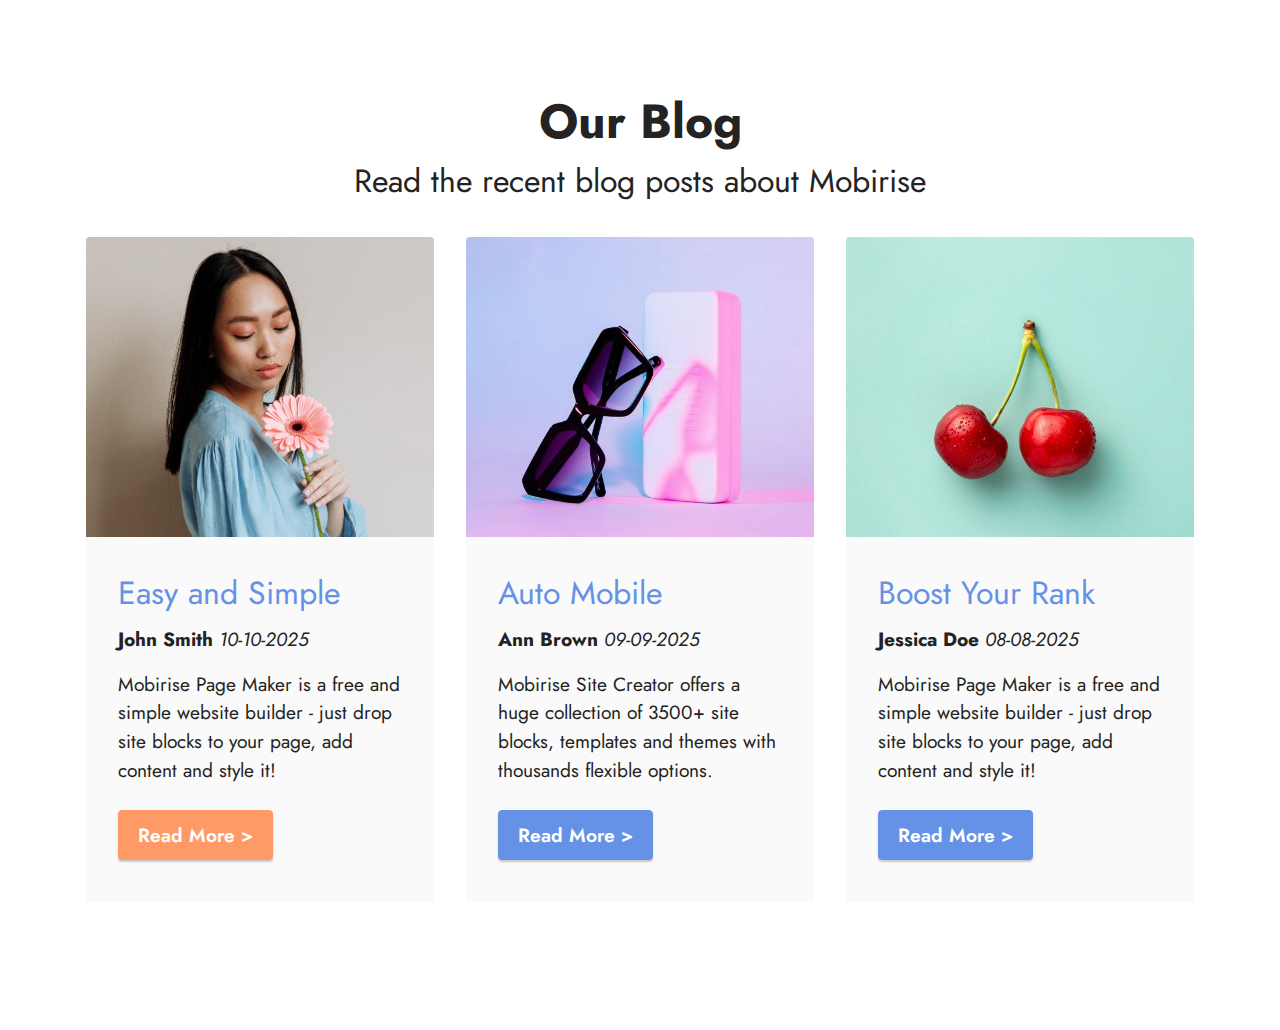
<file: page1.html>
<!DOCTYPE html>
<html  >
<head>
  <meta charset="UTF-8">
  <meta http-equiv="X-UA-Compatible" content="IE=edge">
  <meta name="generator" content="Mobirise v5.4.1, mobirise.com">
  <meta name="viewport" content="width=device-width, initial-scale=1, minimum-scale=1">
  <link rel="shortcut icon" href="assets/images/logo.png" type="image/x-icon">
  <meta name="description" content="">
  
  
  <title>Shop Now</title>
  <link rel="stylesheet" href="assets/bootstrap/css/bootstrap.min.css">
  <link rel="stylesheet" href="assets/bootstrap/css/bootstrap-grid.min.css">
  <link rel="stylesheet" href="assets/bootstrap/css/bootstrap-reboot.min.css">
  <link rel="stylesheet" href="assets/theme/css/style.css">
  <link rel="preload" href="https://fonts.googleapis.com/css?family=Jost:100,200,300,400,500,600,700,800,900,100i,200i,300i,400i,500i,600i,700i,800i,900i&display=swap" as="style" onload="this.onload=null;this.rel='stylesheet'">
  <noscript><link rel="stylesheet" href="https://fonts.googleapis.com/css?family=Jost:100,200,300,400,500,600,700,800,900,100i,200i,300i,400i,500i,600i,700i,800i,900i&display=swap"></noscript>
  <link rel="preload" as="style" href="assets/mobirise/css/mbr-additional.css"><link rel="stylesheet" href="assets/mobirise/css/mbr-additional.css" type="text/css">
  </head>
<body>
  
  <section data-bs-version="5.1" class="content2 cid-sHK4xjMiJP" id="content2-5">
    
    
    <div class="container">
        <div class="mbr-section-head">
            <h4 class="mbr-section-title mbr-fonts-style align-center mb-0 display-2"><strong>Our Blog</strong></h4>
            <h5 class="mbr-section-subtitle mbr-fonts-style align-center mb-0 mt-2 display-5">Read the recent blog posts about
                Mobirise</h5>
        </div>
        <div class="row mt-4">
            <div class="item features-image сol-12 col-md-6 col-lg-4">
                <div class="item-wrapper">
                    <div class="item-img">
                        <img src="assets/images/pexels-thirdman-8053906.jpeg" alt="" title="">
                    </div>
                    <div class="item-content">
                        <h5 class="item-title mbr-fonts-style display-5"><a href="#top" class="text-primary">Easy and Simple</a></h5>
                        <h6 class="item-subtitle mbr-fonts-style mt-1 display-7">
                            <strong>John Smith</strong><em> 10-10-2025</em></h6>
                        <p class="mbr-text mbr-fonts-style mt-3 display-7">Mobirise Page Maker is a free and simple
                            website builder - just drop site blocks to your page, add content and style it!</p>
                    </div>
                    <div class="mbr-section-btn item-footer mt-2"><a href="" class="btn item-btn btn-danger display-7" target="_blank">Read More
                            &gt;</a></div>
                </div>
            </div>
            <div class="item features-image сol-12 col-md-6 col-lg-4">
                <div class="item-wrapper">
                    <div class="item-img">
                        <img src="assets/images/product4.jpg" alt="" title="">
                    </div>
                    <div class="item-content">
                        <h5 class="item-title mbr-fonts-style display-5"><a href="#top" class="text-primary">Auto Mobile</a></h5>
                        <h6 class="item-subtitle mbr-fonts-style mt-1 display-7"><strong>Ann
                                Brown</strong><em>&nbsp;09-09-2025</em></h6>
                        <p class="mbr-text mbr-fonts-style mt-3 display-7">Mobirise Site Creator offers a huge
                            collection of 3500+ site blocks, templates and themes with thousands flexible options.<br>
                        </p>
                    </div>
                    <div class="mbr-section-btn item-footer mt-2"><a href="" class="btn btn-primary item-btn display-7" target="_blank">Read More
                            &gt;</a></div>
                </div>
            </div>
            <div class="item features-image сol-12 col-md-6 col-lg-4">
                <div class="item-wrapper">
                    <div class="item-img">
                        <img src="assets/images/product3.jpg" alt="" title="">
                    </div>
                    <div class="item-content">
                        <h5 class="item-title mbr-fonts-style display-5"><a href="#top" class="text-primary">Boost Your Rank</a></h5>
                        <h6 class="item-subtitle mbr-fonts-style mt-1 display-7"><strong>Jessica Doe
                            </strong><em>08-08-2025</em></h6>
                        <p class="mbr-text mbr-fonts-style mt-3 display-7">Mobirise Page Maker is a free and simple
                            website builder - just drop site blocks to your page, add content and style it!</p>
                    </div>
                    <div class="mbr-section-btn item-footer mt-2"><a href="" class="btn btn-primary item-btn display-7" target="_blank">Read More
                            &gt;</a></div>
                </div>
            </div>

        </div>
    </div>
  
</body>
</html>
</file>
<file: assets/theme/css/style.css>
@charset "UTF-8";
section {
  background-color: #ffffff;
}

body {
  font-style: normal;
  line-height: 1.5;
  font-weight: 400;
  color: #232323;
  position: relative;
}

button {
  background-color: transparent;
  border-color: transparent;
}

section,
.container,
.container-fluid {
  position: relative;
  word-wrap: break-word;
}

a.mbr-iconfont:hover {
  text-decoration: none;
}

.article .lead p,
.article .lead ul,
.article .lead ol,
.article .lead pre,
.article .lead blockquote {
  margin-bottom: 0;
}

a {
  font-style: normal;
  font-weight: 400;
  cursor: pointer;
}
a, a:hover {
  text-decoration: none;
}

.mbr-section-title {
  font-style: normal;
  line-height: 1.3;
}

.mbr-section-subtitle {
  line-height: 1.3;
}

.mbr-text {
  font-style: normal;
  line-height: 1.7;
}

h1,
h2,
h3,
h4,
h5,
h6,
.display-1,
.display-2,
.display-4,
.display-5,
.display-7,
span,
p,
a {
  line-height: 1;
  word-break: break-word;
  word-wrap: break-word;
  font-weight: 400;
}

b,
strong {
  font-weight: bold;
}

input:-webkit-autofill, input:-webkit-autofill:hover, input:-webkit-autofill:focus, input:-webkit-autofill:active {
  transition-delay: 9999s;
  -webkit-transition-property: background-color, color;
  transition-property: background-color, color;
}

textarea[type=hidden] {
  display: none;
}

section {
  background-position: 50% 50%;
  background-repeat: no-repeat;
  background-size: cover;
}
section .mbr-background-video,
section .mbr-background-video-preview {
  position: absolute;
  bottom: 0;
  left: 0;
  right: 0;
  top: 0;
}

.hidden {
  visibility: hidden;
}

.mbr-z-index20 {
  z-index: 20;
}

/*! Base colors */
.mbr-white {
  color: #ffffff;
}

.mbr-black {
  color: #111111;
}

.mbr-bg-white {
  background-color: #ffffff;
}

.mbr-bg-black {
  background-color: #000000;
}

/*! Text-aligns */
.align-left {
  text-align: left;
}

.align-center {
  text-align: center;
}

.align-right {
  text-align: right;
}

/*! Font-weight  */
.mbr-light {
  font-weight: 300;
}

.mbr-regular {
  font-weight: 400;
}

.mbr-semibold {
  font-weight: 500;
}

.mbr-bold {
  font-weight: 700;
}

/*! Media  */
.media-content {
  flex-basis: 100%;
}

.media-container-row {
  display: flex;
  flex-direction: row;
  flex-wrap: wrap;
  justify-content: center;
  align-content: center;
  align-items: start;
}
.media-container-row .media-size-item {
  width: 400px;
}

.media-container-column {
  display: flex;
  flex-direction: column;
  flex-wrap: wrap;
  justify-content: center;
  align-content: center;
  align-items: stretch;
}
.media-container-column > * {
  width: 100%;
}

@media (min-width: 992px) {
  .media-container-row {
    flex-wrap: nowrap;
  }
}
figure {
  margin-bottom: 0;
  overflow: hidden;
}

figure[mbr-media-size] {
  transition: width 0.1s;
}

img,
iframe {
  display: block;
  width: 100%;
}

.card {
  background-color: transparent;
  border: none;
}

.card-box {
  width: 100%;
}

.card-img {
  text-align: center;
  flex-shrink: 0;
  -webkit-flex-shrink: 0;
}

.media {
  max-width: 100%;
  margin: 0 auto;
}

.mbr-figure {
  align-self: center;
}

.media-container > div {
  max-width: 100%;
}

.mbr-figure img,
.card-img img {
  width: 100%;
}

@media (max-width: 991px) {
  .media-size-item {
    width: auto !important;
  }

  .media {
    width: auto;
  }

  .mbr-figure {
    width: 100% !important;
  }
}
/*! Buttons */
.mbr-section-btn {
  margin-left: -0.6rem;
  margin-right: -0.6rem;
  font-size: 0;
}

.btn {
  font-weight: 600;
  border-width: 1px;
  font-style: normal;
  margin: 0.6rem 0.6rem;
  white-space: normal;
  transition: all 0.2s ease-in-out;
  display: inline-flex;
  align-items: center;
  justify-content: center;
  word-break: break-word;
}

.btn-sm {
  font-weight: 600;
  letter-spacing: 0px;
  transition: all 0.3s ease-in-out;
}

.btn-md {
  font-weight: 600;
  letter-spacing: 0px;
  transition: all 0.3s ease-in-out;
}

.btn-lg {
  font-weight: 600;
  letter-spacing: 0px;
  transition: all 0.3s ease-in-out;
}

.btn-form {
  margin: 0;
}
.btn-form:hover {
  cursor: pointer;
}

nav .mbr-section-btn {
  margin-left: 0rem;
  margin-right: 0rem;
}

/*! Btn icon margin */
.btn .mbr-iconfont,
.btn.btn-sm .mbr-iconfont {
  order: 1;
  cursor: pointer;
  margin-left: 0.5rem;
  vertical-align: sub;
}

.btn.btn-md .mbr-iconfont,
.btn.btn-md .mbr-iconfont {
  margin-left: 0.8rem;
}

.mbr-regular {
  font-weight: 400;
}

.mbr-semibold {
  font-weight: 500;
}

.mbr-bold {
  font-weight: 700;
}

[type=submit] {
  -webkit-appearance: none;
}

/*! Full-screen */
.mbr-fullscreen .mbr-overlay {
  min-height: 100vh;
}

.mbr-fullscreen {
  display: flex;
  display: -moz-flex;
  display: -ms-flex;
  display: -o-flex;
  align-items: center;
  min-height: 100vh;
  padding-top: 3rem;
  padding-bottom: 3rem;
}

/*! Map */
.map {
  height: 25rem;
  position: relative;
}
.map iframe {
  width: 100%;
  height: 100%;
}

/*! Scroll to top arrow */
.mbr-arrow-up {
  bottom: 25px;
  right: 90px;
  position: fixed;
  text-align: right;
  z-index: 5000;
  color: #ffffff;
  font-size: 22px;
}

.mbr-arrow-up a {
  background: rgba(0, 0, 0, 0.2);
  border-radius: 50%;
  color: #fff;
  display: inline-block;
  height: 60px;
  width: 60px;
  border: 2px solid #fff;
  outline-style: none !important;
  position: relative;
  text-decoration: none;
  transition: all 0.3s ease-in-out;
  cursor: pointer;
  text-align: center;
}
.mbr-arrow-up a:hover {
  background-color: rgba(0, 0, 0, 0.4);
}
.mbr-arrow-up a i {
  line-height: 60px;
}

.mbr-arrow-up-icon {
  display: block;
  color: #fff;
}

.mbr-arrow-up-icon::before {
  content: "›";
  display: inline-block;
  font-family: serif;
  font-size: 22px;
  line-height: 1;
  font-style: normal;
  position: relative;
  top: 6px;
  left: -4px;
  transform: rotate(-90deg);
}

/*! Arrow Down */
.mbr-arrow {
  position: absolute;
  bottom: 45px;
  left: 50%;
  width: 60px;
  height: 60px;
  cursor: pointer;
  background-color: rgba(80, 80, 80, 0.5);
  border-radius: 50%;
  transform: translateX(-50%);
}
@media (max-width: 767px) {
  .mbr-arrow {
    display: none;
  }
}
.mbr-arrow > a {
  display: inline-block;
  text-decoration: none;
  outline-style: none;
  -webkit-animation: arrowdown 1.7s ease-in-out infinite;
          animation: arrowdown 1.7s ease-in-out infinite;
  color: #ffffff;
}
.mbr-arrow > a > i {
  position: absolute;
  top: -2px;
  left: 15px;
  font-size: 2rem;
}

#scrollToTop a i::before {
  content: "";
  position: absolute;
  display: block;
  border-bottom: 2.5px solid #fff;
  border-left: 2.5px solid #fff;
  width: 27.8%;
  height: 27.8%;
  left: 50%;
  top: 51%;
  transform: translateY(-30%) translateX(-50%) rotate(135deg);
}

@keyframes arrowdown {
  0% {
    transform: translateY(0px);
  }
  50% {
    transform: translateY(-5px);
  }
  100% {
    transform: translateY(0px);
  }
}
@-webkit-keyframes arrowdown {
  0% {
    transform: translateY(0px);
  }
  50% {
    transform: translateY(-5px);
  }
  100% {
    transform: translateY(0px);
  }
}
@media (max-width: 500px) {
  .mbr-arrow-up {
    left: 0;
    right: 0;
    text-align: center;
  }
}
/*Gradients animation*/
@keyframes gradient-animation {
  from {
    background-position: 0% 100%;
    -webkit-animation-timing-function: ease-in-out;
            animation-timing-function: ease-in-out;
  }
  to {
    background-position: 100% 0%;
    -webkit-animation-timing-function: ease-in-out;
            animation-timing-function: ease-in-out;
  }
}
@-webkit-keyframes gradient-animation {
  from {
    background-position: 0% 100%;
    -webkit-animation-timing-function: ease-in-out;
            animation-timing-function: ease-in-out;
  }
  to {
    background-position: 100% 0%;
    -webkit-animation-timing-function: ease-in-out;
            animation-timing-function: ease-in-out;
  }
}
.bg-gradient {
  background-size: 200% 200%;
  animation: gradient-animation 5s infinite alternate;
  -webkit-animation: gradient-animation 5s infinite alternate;
}

.menu .navbar-brand {
  display: -webkit-flex;
}
.menu .navbar-brand span {
  display: flex;
  display: -webkit-flex;
}
.menu .navbar-brand .navbar-caption-wrap {
  display: -webkit-flex;
}
.menu .navbar-brand .navbar-logo img {
  display: -webkit-flex;
  width: auto;
}
@media (min-width: 768px) and (max-width: 991px) {
  .menu .navbar-toggleable-sm .navbar-nav {
    display: -ms-flexbox;
  }
}
@media (max-width: 991px) {
  .menu .navbar-collapse {
    max-height: 93.5vh;
  }
  .menu .navbar-collapse.show {
    overflow: auto;
  }
}
@media (min-width: 992px) {
  .menu .navbar-nav.nav-dropdown {
    display: -webkit-flex;
  }
  .menu .navbar-toggleable-sm .navbar-collapse {
    display: -webkit-flex !important;
  }
  .menu .collapsed .navbar-collapse {
    max-height: 93.5vh;
  }
  .menu .collapsed .navbar-collapse.show {
    overflow: auto;
  }
}
@media (max-width: 767px) {
  .menu .navbar-collapse {
    max-height: 80vh;
  }
}

.nav-link .mbr-iconfont {
  margin-right: 0.5rem;
}

.navbar {
  display: -webkit-flex;
  -webkit-flex-wrap: wrap;
  -webkit-align-items: center;
  -webkit-justify-content: space-between;
}

.navbar-collapse {
  -webkit-flex-basis: 100%;
  -webkit-flex-grow: 1;
  -webkit-align-items: center;
}

.nav-dropdown .link {
  padding: 0.667em 1.667em !important;
  margin: 0 !important;
}

.nav {
  display: -webkit-flex;
  -webkit-flex-wrap: wrap;
}

.row {
  display: -webkit-flex;
  -webkit-flex-wrap: wrap;
}

.justify-content-center {
  -webkit-justify-content: center;
}

.form-inline {
  display: -webkit-flex;
}

.card-wrapper {
  -webkit-flex: 1;
}

.carousel-control {
  z-index: 10;
  display: -webkit-flex;
}

.carousel-controls {
  display: -webkit-flex;
}

.media {
  display: -webkit-flex;
}

.form-group:focus {
  outline: none;
}

.jq-selectbox__select {
  padding: 7px 0;
  position: relative;
}

.jq-selectbox__dropdown {
  overflow: hidden;
  border-radius: 10px;
  position: absolute;
  top: 100%;
  left: 0 !important;
  width: 100% !important;
}

.jq-selectbox__trigger-arrow {
  right: 0;
  transform: translateY(-50%);
}

.jq-selectbox li {
  padding: 1.07em 0.5em;
}

input[type=range] {
  padding-left: 0 !important;
  padding-right: 0 !important;
}

.modal-dialog,
.modal-content {
  height: 100%;
}

.modal-dialog .carousel-inner {
  height: calc(100vh - 1.75rem);
}
@media (max-width: 575px) {
  .modal-dialog .carousel-inner {
    height: calc(100vh - 1rem);
  }
}

.carousel-item {
  text-align: center;
}

.carousel-item img {
  margin: auto;
}

.navbar-toggler {
  align-self: flex-start;
  padding: 0.25rem 0.75rem;
  font-size: 1.25rem;
  line-height: 1;
  background: transparent;
  border: 1px solid transparent;
  border-radius: 0.25rem;
}

.navbar-toggler:focus,
.navbar-toggler:hover {
  text-decoration: none;
  box-shadow: none;
}

.navbar-toggler-icon {
  display: inline-block;
  width: 1.5em;
  height: 1.5em;
  vertical-align: middle;
  content: "";
  background: no-repeat center center;
  background-size: 100% 100%;
}

.navbar-toggler-left {
  position: absolute;
  left: 1rem;
}

.navbar-toggler-right {
  position: absolute;
  right: 1rem;
}

.card-img {
  width: auto;
}

.menu .navbar.collapsed:not(.beta-menu) {
  flex-direction: column;
}

.carousel-item.active,
.carousel-item-next,
.carousel-item-prev {
  display: flex;
}

.note-air-layout .dropup .dropdown-menu,
.note-air-layout .navbar-fixed-bottom .dropdown .dropdown-menu {
  bottom: initial !important;
}

html,
body {
  height: auto;
  min-height: 100vh;
}

.dropup .dropdown-toggle::after {
  display: none;
}

.form-asterisk {
  font-family: initial;
  position: absolute;
  top: -2px;
  font-weight: normal;
}

.form-control-label {
  position: relative;
  cursor: pointer;
  margin-bottom: 0.357em;
  padding: 0;
}

.alert {
  color: #ffffff;
  border-radius: 0;
  border: 0;
  font-size: 1.1rem;
  line-height: 1.5;
  margin-bottom: 1.875rem;
  padding: 1.25rem;
  position: relative;
  text-align: center;
}
.alert.alert-form::after {
  background-color: inherit;
  bottom: -7px;
  content: "";
  display: block;
  height: 14px;
  left: 50%;
  margin-left: -7px;
  position: absolute;
  transform: rotate(45deg);
  width: 14px;
}

.form-control {
  background-color: #ffffff;
  background-clip: border-box;
  color: #232323;
  line-height: 1rem !important;
  height: auto;
  padding: 0.6rem 1.2rem;
  transition: border-color 0.25s ease 0s;
  border: 1px solid transparent !important;
  border-radius: 4px;
  box-shadow: rgba(0, 0, 0, 0.07) 0px 1px 1px 0px, rgba(0, 0, 0, 0.07) 0px 1px 3px 0px, rgba(0, 0, 0, 0.03) 0px 0px 0px 1px;
}
.form-active .form-control:invalid {
  border-color: red;
}

form .row {
  margin-left: -0.6rem;
  margin-right: -0.6rem;
}
form .row [class*=col] {
  padding-left: 0.6rem;
  padding-right: 0.6rem;
}

form .mbr-section-btn {
  margin: 0;
  padding-left: 0.6rem;
  padding-right: 0.6rem;
}

form .btn {
  display: flex;
  padding: 0.6rem 1.2rem;
  margin: 0;
}

form .form-check-input {
  margin-top: 0.5;
}

textarea.form-control {
  line-height: 1.5rem !important;
}

.form-group {
  margin-bottom: 1.2rem;
}

.form-control,
form .btn {
  min-height: 48px;
}

.gdpr-block label span.textGDPR input[name=gdpr] {
  top: 7px;
}

.form-control:focus {
  box-shadow: none;
}

:focus {
  outline: none;
}

.mbr-overlay {
  background-color: #000;
  bottom: 0;
  left: 0;
  opacity: 0.5;
  position: absolute;
  right: 0;
  top: 0;
  z-index: 0;
  pointer-events: none;
}

blockquote {
  font-style: italic;
  padding: 3rem;
  font-size: 1.09rem;
  position: relative;
  border-left: 3px solid;
}

ul,
ol,
pre,
blockquote {
  margin-bottom: 2.3125rem;
}

.mt-4 {
  margin-top: 2rem !important;
}

.mb-4 {
  margin-bottom: 2rem !important;
}

@media (min-width: 992px) {
  .container {
    padding-left: 16px;
    padding-right: 16px;
  }

  .row {
    margin-left: -16px;
    margin-right: -16px;
  }
  .row > [class*=col] {
    padding-left: 16px;
    padding-right: 16px;
  }
}
@media (min-width: 768px) {
  .container-fluid {
    padding-left: 32px;
    padding-right: 32px;
  }
}
@media (min-width: 768px) and (max-width: 991px) {
  .mbr-container {
    padding-left: 32px;
    padding-right: 32px;
  }
}
@media (max-width: 767px) {
  .mbr-container {
    padding-left: 16px;
    padding-right: 16px;
  }
}
.card-wrapper,
.item-wrapper {
  overflow: hidden;
}

.app-video-wrapper > img {
  opacity: 1;
}

.item {
  position: relative;
}

.dropdown-menu .dropdown-menu {
  left: 100%;
}

.dropdown-item + .dropdown-menu {
  display: none;
}

.dropdown-item:hover + .dropdown-menu,
.dropdown-menu:hover {
  display: block;
}.engine {
	position: absolute;
	text-indent: -2400px;
	text-align: center;
	padding: 0;
	top: 0;
	left: -2400px;
}
</file>
<file: assets/mobirise/css/mbr-additional.css>
body {
  font-family: Jost;
}
.display-1 {
  font-family: 'Jost', sans-serif;
  font-size: 4.6rem;
  line-height: 1.1;
}
.display-1 > .mbr-iconfont {
  font-size: 5.75rem;
}
.display-2 {
  font-family: 'Jost', sans-serif;
  font-size: 3rem;
  line-height: 1.1;
}
.display-2 > .mbr-iconfont {
  font-size: 3.75rem;
}
.display-4 {
  font-family: 'Jost', sans-serif;
  font-size: 1.1rem;
  line-height: 1.5;
}
.display-4 > .mbr-iconfont {
  font-size: 1.375rem;
}
.display-5 {
  font-family: 'Jost', sans-serif;
  font-size: 2rem;
  line-height: 1.5;
}
.display-5 > .mbr-iconfont {
  font-size: 2.5rem;
}
.display-7 {
  font-family: 'Jost', sans-serif;
  font-size: 1.2rem;
  line-height: 1.5;
}
.display-7 > .mbr-iconfont {
  font-size: 1.5rem;
}
/* ---- Fluid typography for mobile devices ---- */
/* 1.4 - font scale ratio ( bootstrap == 1.42857 ) */
/* 100vw - current viewport width */
/* (48 - 20)  48 == 48rem == 768px, 20 == 20rem == 320px(minimal supported viewport) */
/* 0.65 - min scale variable, may vary */
@media (max-width: 992px) {
  .display-1 {
    font-size: 3.68rem;
  }
}
@media (max-width: 768px) {
  .display-1 {
    font-size: 3.22rem;
    font-size: calc( 2.26rem + (4.6 - 2.26) * ((100vw - 20rem) / (48 - 20)));
    line-height: calc( 1.1 * (2.26rem + (4.6 - 2.26) * ((100vw - 20rem) / (48 - 20))));
  }
  .display-2 {
    font-size: 2.4rem;
    font-size: calc( 1.7rem + (3 - 1.7) * ((100vw - 20rem) / (48 - 20)));
    line-height: calc( 1.3 * (1.7rem + (3 - 1.7) * ((100vw - 20rem) / (48 - 20))));
  }
  .display-4 {
    font-size: 0.88rem;
    font-size: calc( 1.0350000000000001rem + (1.1 - 1.0350000000000001) * ((100vw - 20rem) / (48 - 20)));
    line-height: calc( 1.4 * (1.0350000000000001rem + (1.1 - 1.0350000000000001) * ((100vw - 20rem) / (48 - 20))));
  }
  .display-5 {
    font-size: 1.6rem;
    font-size: calc( 1.35rem + (2 - 1.35) * ((100vw - 20rem) / (48 - 20)));
    line-height: calc( 1.4 * (1.35rem + (2 - 1.35) * ((100vw - 20rem) / (48 - 20))));
  }
  .display-7 {
    font-size: 0.96rem;
    font-size: calc( 1.07rem + (1.2 - 1.07) * ((100vw - 20rem) / (48 - 20)));
    line-height: calc( 1.4 * (1.07rem + (1.2 - 1.07) * ((100vw - 20rem) / (48 - 20))));
  }
}
/* Buttons */
.btn {
  padding: 0.6rem 1.2rem;
  border-radius: 4px;
}
.btn-sm {
  padding: 0.6rem 1.2rem;
  border-radius: 4px;
}
.btn-md {
  padding: 0.6rem 1.2rem;
  border-radius: 4px;
}
.btn-lg {
  padding: 1rem 2.6rem;
  border-radius: 4px;
}
.bg-primary {
  background-color: #6592e6 !important;
}
.bg-success {
  background-color: #40b0bf !important;
}
.bg-info {
  background-color: #47b5ed !important;
}
.bg-warning {
  background-color: #ffe161 !important;
}
.bg-danger {
  background-color: #ff9966 !important;
}
.btn-primary,
.btn-primary:active {
  background-color: #6592e6 !important;
  border-color: #6592e6 !important;
  color: #ffffff !important;
  box-shadow: 0 2px 2px 0 rgba(0, 0, 0, 0.2);
}
.btn-primary:hover,
.btn-primary:focus,
.btn-primary.focus,
.btn-primary.active {
  color: #ffffff !important;
  background-color: #2260d2 !important;
  border-color: #2260d2 !important;
  box-shadow: 0 2px 5px 0 rgba(0, 0, 0, 0.2);
}
.btn-primary.disabled,
.btn-primary:disabled {
  color: #ffffff !important;
  background-color: #2260d2 !important;
  border-color: #2260d2 !important;
}
.btn-secondary,
.btn-secondary:active {
  background-color: #ff6666 !important;
  border-color: #ff6666 !important;
  color: #ffffff !important;
  box-shadow: 0 2px 2px 0 rgba(0, 0, 0, 0.2);
}
.btn-secondary:hover,
.btn-secondary:focus,
.btn-secondary.focus,
.btn-secondary.active {
  color: #ffffff !important;
  background-color: #ff0f0f !important;
  border-color: #ff0f0f !important;
  box-shadow: 0 2px 5px 0 rgba(0, 0, 0, 0.2);
}
.btn-secondary.disabled,
.btn-secondary:disabled {
  color: #ffffff !important;
  background-color: #ff0f0f !important;
  border-color: #ff0f0f !important;
}
.btn-info,
.btn-info:active {
  background-color: #47b5ed !important;
  border-color: #47b5ed !important;
  color: #ffffff !important;
  box-shadow: 0 2px 2px 0 rgba(0, 0, 0, 0.2);
}
.btn-info:hover,
.btn-info:focus,
.btn-info.focus,
.btn-info.active {
  color: #ffffff !important;
  background-color: #148cca !important;
  border-color: #148cca !important;
  box-shadow: 0 2px 5px 0 rgba(0, 0, 0, 0.2);
}
.btn-info.disabled,
.btn-info:disabled {
  color: #ffffff !important;
  background-color: #148cca !important;
  border-color: #148cca !important;
}
.btn-success,
.btn-success:active {
  background-color: #40b0bf !important;
  border-color: #40b0bf !important;
  color: #ffffff !important;
  box-shadow: 0 2px 2px 0 rgba(0, 0, 0, 0.2);
}
.btn-success:hover,
.btn-success:focus,
.btn-success.focus,
.btn-success.active {
  color: #ffffff !important;
  background-color: #2a747e !important;
  border-color: #2a747e !important;
  box-shadow: 0 2px 5px 0 rgba(0, 0, 0, 0.2);
}
.btn-success.disabled,
.btn-success:disabled {
  color: #ffffff !important;
  background-color: #2a747e !important;
  border-color: #2a747e !important;
}
.btn-warning,
.btn-warning:active {
  background-color: #ffe161 !important;
  border-color: #ffe161 !important;
  color: #614f00 !important;
  box-shadow: 0 2px 2px 0 rgba(0, 0, 0, 0.2);
}
.btn-warning:hover,
.btn-warning:focus,
.btn-warning.focus,
.btn-warning.active {
  color: #0a0800 !important;
  background-color: #ffd10a !important;
  border-color: #ffd10a !important;
  box-shadow: 0 2px 5px 0 rgba(0, 0, 0, 0.2);
}
.btn-warning.disabled,
.btn-warning:disabled {
  color: #614f00 !important;
  background-color: #ffd10a !important;
  border-color: #ffd10a !important;
}
.btn-danger,
.btn-danger:active {
  background-color: #ff9966 !important;
  border-color: #ff9966 !important;
  color: #ffffff !important;
  box-shadow: 0 2px 2px 0 rgba(0, 0, 0, 0.2);
}
.btn-danger:hover,
.btn-danger:focus,
.btn-danger.focus,
.btn-danger.active {
  color: #ffffff !important;
  background-color: #ff5f0f !important;
  border-color: #ff5f0f !important;
  box-shadow: 0 2px 5px 0 rgba(0, 0, 0, 0.2);
}
.btn-danger.disabled,
.btn-danger:disabled {
  color: #ffffff !important;
  background-color: #ff5f0f !important;
  border-color: #ff5f0f !important;
}
.btn-white,
.btn-white:active {
  background-color: #fafafa !important;
  border-color: #fafafa !important;
  color: #7a7a7a !important;
  box-shadow: 0 2px 2px 0 rgba(0, 0, 0, 0.2);
}
.btn-white:hover,
.btn-white:focus,
.btn-white.focus,
.btn-white.active {
  color: #4f4f4f !important;
  background-color: #cfcfcf !important;
  border-color: #cfcfcf !important;
  box-shadow: 0 2px 5px 0 rgba(0, 0, 0, 0.2);
}
.btn-white.disabled,
.btn-white:disabled {
  color: #7a7a7a !important;
  background-color: #cfcfcf !important;
  border-color: #cfcfcf !important;
}
.btn-black,
.btn-black:active {
  background-color: #232323 !important;
  border-color: #232323 !important;
  color: #ffffff !important;
  box-shadow: 0 2px 2px 0 rgba(0, 0, 0, 0.2);
}
.btn-black:hover,
.btn-black:focus,
.btn-black.focus,
.btn-black.active {
  color: #ffffff !important;
  background-color: #000000 !important;
  border-color: #000000 !important;
  box-shadow: 0 2px 5px 0 rgba(0, 0, 0, 0.2);
}
.btn-black.disabled,
.btn-black:disabled {
  color: #ffffff !important;
  background-color: #000000 !important;
  border-color: #000000 !important;
}
.btn-primary-outline,
.btn-primary-outline:active {
  background-color: transparent !important;
  border-color: transparent;
  color: #6592e6;
}
.btn-primary-outline:hover,
.btn-primary-outline:focus,
.btn-primary-outline.focus,
.btn-primary-outline.active {
  color: #2260d2 !important;
  background-color: transparent!important;
  border-color: transparent!important;
  box-shadow: none!important;
}
.btn-primary-outline.disabled,
.btn-primary-outline:disabled {
  color: #ffffff !important;
  background-color: #6592e6 !important;
  border-color: #6592e6 !important;
}
.btn-secondary-outline,
.btn-secondary-outline:active {
  background-color: transparent !important;
  border-color: transparent;
  color: #ff6666;
}
.btn-secondary-outline:hover,
.btn-secondary-outline:focus,
.btn-secondary-outline.focus,
.btn-secondary-outline.active {
  color: #ff0f0f !important;
  background-color: transparent!important;
  border-color: transparent!important;
  box-shadow: none!important;
}
.btn-secondary-outline.disabled,
.btn-secondary-outline:disabled {
  color: #ffffff !important;
  background-color: #ff6666 !important;
  border-color: #ff6666 !important;
}
.btn-info-outline,
.btn-info-outline:active {
  background-color: transparent !important;
  border-color: transparent;
  color: #47b5ed;
}
.btn-info-outline:hover,
.btn-info-outline:focus,
.btn-info-outline.focus,
.btn-info-outline.active {
  color: #148cca !important;
  background-color: transparent!important;
  border-color: transparent!important;
  box-shadow: none!important;
}
.btn-info-outline.disabled,
.btn-info-outline:disabled {
  color: #ffffff !important;
  background-color: #47b5ed !important;
  border-color: #47b5ed !important;
}
.btn-success-outline,
.btn-success-outline:active {
  background-color: transparent !important;
  border-color: transparent;
  color: #40b0bf;
}
.btn-success-outline:hover,
.btn-success-outline:focus,
.btn-success-outline.focus,
.btn-success-outline.active {
  color: #2a747e !important;
  background-color: transparent!important;
  border-color: transparent!important;
  box-shadow: none!important;
}
.btn-success-outline.disabled,
.btn-success-outline:disabled {
  color: #ffffff !important;
  background-color: #40b0bf !important;
  border-color: #40b0bf !important;
}
.btn-warning-outline,
.btn-warning-outline:active {
  background-color: transparent !important;
  border-color: transparent;
  color: #ffe161;
}
.btn-warning-outline:hover,
.btn-warning-outline:focus,
.btn-warning-outline.focus,
.btn-warning-outline.active {
  color: #ffd10a !important;
  background-color: transparent!important;
  border-color: transparent!important;
  box-shadow: none!important;
}
.btn-warning-outline.disabled,
.btn-warning-outline:disabled {
  color: #614f00 !important;
  background-color: #ffe161 !important;
  border-color: #ffe161 !important;
}
.btn-danger-outline,
.btn-danger-outline:active {
  background-color: transparent !important;
  border-color: transparent;
  color: #ff9966;
}
.btn-danger-outline:hover,
.btn-danger-outline:focus,
.btn-danger-outline.focus,
.btn-danger-outline.active {
  color: #ff5f0f !important;
  background-color: transparent!important;
  border-color: transparent!important;
  box-shadow: none!important;
}
.btn-danger-outline.disabled,
.btn-danger-outline:disabled {
  color: #ffffff !important;
  background-color: #ff9966 !important;
  border-color: #ff9966 !important;
}
.btn-black-outline,
.btn-black-outline:active {
  background-color: transparent !important;
  border-color: transparent;
  color: #232323;
}
.btn-black-outline:hover,
.btn-black-outline:focus,
.btn-black-outline.focus,
.btn-black-outline.active {
  color: #000000 !important;
  background-color: transparent!important;
  border-color: transparent!important;
  box-shadow: none!important;
}
.btn-black-outline.disabled,
.btn-black-outline:disabled {
  color: #ffffff !important;
  background-color: #232323 !important;
  border-color: #232323 !important;
}
.btn-white-outline,
.btn-white-outline:active {
  background-color: transparent !important;
  border-color: transparent;
  color: #fafafa;
}
.btn-white-outline:hover,
.btn-white-outline:focus,
.btn-white-outline.focus,
.btn-white-outline.active {
  color: #cfcfcf !important;
  background-color: transparent!important;
  border-color: transparent!important;
  box-shadow: none!important;
}
.btn-white-outline.disabled,
.btn-white-outline:disabled {
  color: #7a7a7a !important;
  background-color: #fafafa !important;
  border-color: #fafafa !important;
}
.text-primary {
  color: #6592e6 !important;
}
.text-secondary {
  color: #ff6666 !important;
}
.text-success {
  color: #40b0bf !important;
}
.text-info {
  color: #47b5ed !important;
}
.text-warning {
  color: #ffe161 !important;
}
.text-danger {
  color: #ff9966 !important;
}
.text-white {
  color: #fafafa !important;
}
.text-black {
  color: #232323 !important;
}
a.text-primary:hover,
a.text-primary:focus,
a.text-primary.active {
  color: #205ac5 !important;
}
a.text-secondary:hover,
a.text-secondary:focus,
a.text-secondary.active {
  color: #ff0000 !important;
}
a.text-success:hover,
a.text-success:focus,
a.text-success.active {
  color: #266a73 !important;
}
a.text-info:hover,
a.text-info:focus,
a.text-info.active {
  color: #1283bc !important;
}
a.text-warning:hover,
a.text-warning:focus,
a.text-warning.active {
  color: #facb00 !important;
}
a.text-danger:hover,
a.text-danger:focus,
a.text-danger.active {
  color: #ff5500 !important;
}
a.text-white:hover,
a.text-white:focus,
a.text-white.active {
  color: #c7c7c7 !important;
}
a.text-black:hover,
a.text-black:focus,
a.text-black.active {
  color: #000000 !important;
}
a[class*="text-"]:not(.nav-link):not(.dropdown-item):not([role]):not(.navbar-caption) {
  position: relative;
  background-image: transparent;
  background-size: 10000px 2px;
  background-repeat: no-repeat;
  background-position: 0px 1.2em;
  background-position: -10000px 1.2em;
}
a[class*="text-"]:not(.nav-link):not(.dropdown-item):not([role]):not(.navbar-caption):hover {
  transition: background-position 2s ease-in-out;
  background-image: linear-gradient(currentColor 50%, currentColor 50%);
  background-position: 0px 1.2em;
}
.nav-tabs .nav-link.active {
  color: #6592e6;
}
.nav-tabs .nav-link:not(.active) {
  color: #232323;
}
.alert-success {
  background-color: #70c770;
}
.alert-info {
  background-color: #47b5ed;
}
.alert-warning {
  background-color: #ffe161;
}
.alert-danger {
  background-color: #ff9966;
}
.mbr-gallery-filter li.active .btn {
  background-color: #6592e6;
  border-color: #6592e6;
  color: #ffffff;
}
.mbr-gallery-filter li.active .btn:focus {
  box-shadow: none;
}
a,
a:hover {
  color: #6592e6;
}
.mbr-plan-header.bg-primary .mbr-plan-subtitle,
.mbr-plan-header.bg-primary .mbr-plan-price-desc {
  color: #ffffff;
}
.mbr-plan-header.bg-success .mbr-plan-subtitle,
.mbr-plan-header.bg-success .mbr-plan-price-desc {
  color: #a0d8df;
}
.mbr-plan-header.bg-info .mbr-plan-subtitle,
.mbr-plan-header.bg-info .mbr-plan-price-desc {
  color: #ffffff;
}
.mbr-plan-header.bg-warning .mbr-plan-subtitle,
.mbr-plan-header.bg-warning .mbr-plan-price-desc {
  color: #ffffff;
}
.mbr-plan-header.bg-danger .mbr-plan-subtitle,
.mbr-plan-header.bg-danger .mbr-plan-price-desc {
  color: #ffffff;
}
/* Scroll to top button*/
.scrollToTop_wraper {
  display: none;
}
.form-control {
  font-family: 'Jost', sans-serif;
  font-size: 1.1rem;
  line-height: 1.5;
  font-weight: 400;
}
.form-control > .mbr-iconfont {
  font-size: 1.375rem;
}
.form-control:hover,
.form-control:focus {
  box-shadow: rgba(0, 0, 0, 0.07) 0px 1px 1px 0px, rgba(0, 0, 0, 0.07) 0px 1px 3px 0px, rgba(0, 0, 0, 0.03) 0px 0px 0px 1px;
  border-color: #6592e6 !important;
}
.form-control:-webkit-input-placeholder {
  font-family: 'Jost', sans-serif;
  font-size: 1.1rem;
  line-height: 1.5;
  font-weight: 400;
}
.form-control:-webkit-input-placeholder > .mbr-iconfont {
  font-size: 1.375rem;
}
blockquote {
  border-color: #6592e6;
}
/* Forms */
.jq-selectbox li:hover,
.jq-selectbox li.selected {
  background-color: #6592e6;
  color: #ffffff;
}
.jq-number__spin {
  transition: 0.25s ease;
}
.jq-number__spin:hover {
  border-color: #6592e6;
}
.jq-selectbox .jq-selectbox__trigger-arrow,
.jq-number__spin.minus:after,
.jq-number__spin.plus:after {
  transition: 0.4s;
  border-top-color: #353535;
  border-bottom-color: #353535;
}
.jq-selectbox:hover .jq-selectbox__trigger-arrow,
.jq-number__spin.minus:hover:after,
.jq-number__spin.plus:hover:after {
  border-top-color: #6592e6;
  border-bottom-color: #6592e6;
}
.xdsoft_datetimepicker .xdsoft_calendar td.xdsoft_default,
.xdsoft_datetimepicker .xdsoft_calendar td.xdsoft_current,
.xdsoft_datetimepicker .xdsoft_timepicker .xdsoft_time_box > div > div.xdsoft_current {
  color: #ffffff !important;
  background-color: #6592e6 !important;
  box-shadow: none !important;
}
.xdsoft_datetimepicker .xdsoft_calendar td:hover,
.xdsoft_datetimepicker .xdsoft_timepicker .xdsoft_time_box > div > div:hover {
  color: #000000 !important;
  background: #ff6666 !important;
  box-shadow: none !important;
}
.lazy-bg {
  background-image: none !important;
}
.lazy-placeholder:not(section),
.lazy-none {
  display: block;
  position: relative;
  padding-bottom: 56.25%;
  width: 100%;
  height: auto;
}
iframe.lazy-placeholder,
.lazy-placeholder:after {
  content: '';
  position: absolute;
  width: 200px;
  height: 200px;
  background: transparent no-repeat center;
  background-size: contain;
  top: 50%;
  left: 50%;
  transform: translateX(-50%) translateY(-50%);
  background-image: url("data:image/svg+xml;charset=UTF-8,%3csvg width='32' height='32' viewBox='0 0 64 64' xmlns='http://www.w3.org/2000/svg' stroke='%236592e6' %3e%3cg fill='none' fill-rule='evenodd'%3e%3cg transform='translate(16 16)' stroke-width='2'%3e%3ccircle stroke-opacity='.5' cx='16' cy='16' r='16'/%3e%3cpath d='M32 16c0-9.94-8.06-16-16-16'%3e%3canimateTransform attributeName='transform' type='rotate' from='0 16 16' to='360 16 16' dur='1s' repeatCount='indefinite'/%3e%3c/path%3e%3c/g%3e%3c/g%3e%3c/svg%3e");
}
section.lazy-placeholder:after {
  opacity: 0.5;
}
body {
  overflow-x: hidden;
}
a {
  transition: color 0.6s;
}
.cid-sHK3HjdSXq {
  z-index: 1000;
  width: 100%;
  position: relative;
  min-height: 60px;
}
.cid-sHK3HjdSXq nav.navbar {
  position: fixed;
}
.cid-sHK3HjdSXq .dropdown-item:before {
  font-family: Moririse2 !important;
  content: "\e966";
  display: inline-block;
  width: 0;
  position: absolute;
  left: 1rem;
  top: 0.5rem;
  margin-right: 0.5rem;
  line-height: 1;
  font-size: inherit;
  vertical-align: middle;
  text-align: center;
  overflow: hidden;
  transform: scale(0, 1);
  transition: all 0.25s ease-in-out;
}
.cid-sHK3HjdSXq .dropdown-menu {
  padding: 0;
  border-radius: 4px;
  box-shadow: 0 1px 3px 0 rgba(0, 0, 0, 0.1);
}
.cid-sHK3HjdSXq .dropdown-item {
  border-bottom: 1px solid #e6e6e6;
}
.cid-sHK3HjdSXq .dropdown-item:hover,
.cid-sHK3HjdSXq .dropdown-item:focus {
  background: #6592e6 !important;
  color: white !important;
}
.cid-sHK3HjdSXq .dropdown-item:first-child {
  border-top-left-radius: 4px;
  border-top-right-radius: 4px;
}
.cid-sHK3HjdSXq .dropdown-item:last-child {
  border-bottom: none;
  border-bottom-left-radius: 4px;
  border-bottom-right-radius: 4px;
}
.cid-sHK3HjdSXq .nav-dropdown .link {
  padding: 0 0.3em !important;
  margin: 0.667em 1em !important;
}
.cid-sHK3HjdSXq .nav-dropdown .link.dropdown-toggle::after {
  margin-left: 0.5rem;
  margin-top: 0.2rem;
}
.cid-sHK3HjdSXq .nav-link {
  position: relative;
}
.cid-sHK3HjdSXq .container {
  display: flex;
  margin: auto;
}
.cid-sHK3HjdSXq .iconfont-wrapper {
  color: #000000 !important;
  font-size: 1.5rem;
  padding-right: 0.5rem;
}
.cid-sHK3HjdSXq .dropdown-menu,
.cid-sHK3HjdSXq .navbar.opened {
  background: #ffffff !important;
}
.cid-sHK3HjdSXq .nav-item:focus,
.cid-sHK3HjdSXq .nav-link:focus {
  outline: none;
}
.cid-sHK3HjdSXq .dropdown .dropdown-menu .dropdown-item {
  width: auto;
  transition: all 0.25s ease-in-out;
}
.cid-sHK3HjdSXq .dropdown .dropdown-menu .dropdown-item::after {
  right: 0.5rem;
}
.cid-sHK3HjdSXq .dropdown .dropdown-menu .dropdown-item .mbr-iconfont {
  margin-right: 0.5rem;
  vertical-align: sub;
}
.cid-sHK3HjdSXq .dropdown .dropdown-menu .dropdown-item .mbr-iconfont:before {
  display: inline-block;
  transform: scale(1, 1);
  transition: all 0.25s ease-in-out;
}
.cid-sHK3HjdSXq .collapsed .dropdown-menu .dropdown-item:before {
  display: none;
}
.cid-sHK3HjdSXq .collapsed .dropdown .dropdown-menu .dropdown-item {
  padding: 0.235em 1.5em 0.235em 1.5em !important;
  transition: none;
  margin: 0 !important;
}
.cid-sHK3HjdSXq .navbar {
  min-height: 70px;
  transition: all 0.3s;
  border-bottom: 1px solid transparent;
  box-shadow: 0 1px 3px 0 rgba(0, 0, 0, 0.1);
  background: #ffffff;
}
.cid-sHK3HjdSXq .navbar.opened {
  transition: all 0.3s;
}
.cid-sHK3HjdSXq .navbar .dropdown-item {
  padding: 0.5rem 1.8rem;
}
.cid-sHK3HjdSXq .navbar .navbar-logo img {
  width: auto;
}
.cid-sHK3HjdSXq .navbar .navbar-collapse {
  justify-content: flex-end;
  z-index: 1;
}
.cid-sHK3HjdSXq .navbar.collapsed {
  justify-content: center;
}
.cid-sHK3HjdSXq .navbar.collapsed .nav-item .nav-link::before {
  display: none;
}
.cid-sHK3HjdSXq .navbar.collapsed.opened .dropdown-menu {
  top: 0;
}
.cid-sHK3HjdSXq .navbar.collapsed .dropdown-menu .dropdown-submenu {
  left: 0 !important;
}
.cid-sHK3HjdSXq .navbar.collapsed .dropdown-menu .dropdown-item:after {
  right: auto;
}
.cid-sHK3HjdSXq .navbar.collapsed .dropdown-menu .dropdown-toggle[data-toggle="dropdown-submenu"]:after {
  margin-left: 0.5rem;
  margin-top: 0.2rem;
  border-top: 0.35em solid;
  border-right: 0.35em solid transparent;
  border-left: 0.35em solid transparent;
  border-bottom: 0;
  top: 41%;
}
.cid-sHK3HjdSXq .navbar.collapsed ul.navbar-nav li {
  margin: auto;
}
.cid-sHK3HjdSXq .navbar.collapsed .dropdown-menu .dropdown-item {
  padding: 0.25rem 1.5rem;
  text-align: center;
}
.cid-sHK3HjdSXq .navbar.collapsed .icons-menu {
  padding-left: 0;
  padding-right: 0;
  padding-top: 0.5rem;
  padding-bottom: 0.5rem;
}
@media (max-width: 991px) {
  .cid-sHK3HjdSXq .navbar .nav-item .nav-link::before {
    display: none;
  }
  .cid-sHK3HjdSXq .navbar.opened .dropdown-menu {
    top: 0;
  }
  .cid-sHK3HjdSXq .navbar .dropdown-menu .dropdown-submenu {
    left: 0 !important;
  }
  .cid-sHK3HjdSXq .navbar .dropdown-menu .dropdown-item:after {
    right: auto;
  }
  .cid-sHK3HjdSXq .navbar .dropdown-menu .dropdown-toggle[data-toggle="dropdown-submenu"]:after {
    margin-left: 0.5rem;
    margin-top: 0.2rem;
    border-top: 0.35em solid;
    border-right: 0.35em solid transparent;
    border-left: 0.35em solid transparent;
    border-bottom: 0;
    top: 40%;
  }
  .cid-sHK3HjdSXq .navbar .navbar-logo img {
    height: 3rem !important;
  }
  .cid-sHK3HjdSXq .navbar ul.navbar-nav li {
    margin: auto;
  }
  .cid-sHK3HjdSXq .navbar .dropdown-menu .dropdown-item {
    padding: 0.25rem 1.5rem !important;
    text-align: center;
  }
  .cid-sHK3HjdSXq .navbar .navbar-brand {
    flex-shrink: initial;
    flex-basis: auto;
    word-break: break-word;
    padding-right: 2rem;
  }
  .cid-sHK3HjdSXq .navbar .navbar-toggler {
    flex-basis: auto;
  }
  .cid-sHK3HjdSXq .navbar .icons-menu {
    padding-left: 0;
    padding-top: 0.5rem;
    padding-bottom: 0.5rem;
  }
}
.cid-sHK3HjdSXq .navbar.navbar-short {
  min-height: 60px;
}
.cid-sHK3HjdSXq .navbar.navbar-short .navbar-logo img {
  height: 2.5rem !important;
}
.cid-sHK3HjdSXq .navbar.navbar-short .navbar-brand {
  min-height: 60px;
  padding: 0;
}
.cid-sHK3HjdSXq .navbar-brand {
  min-height: 70px;
  flex-shrink: 0;
  align-items: center;
  margin-right: 0;
  padding: 10px 0;
  transition: all 0.3s;
  word-break: break-word;
  z-index: 1;
}
.cid-sHK3HjdSXq .navbar-brand .navbar-caption {
  line-height: inherit !important;
}
.cid-sHK3HjdSXq .navbar-brand .navbar-logo a {
  outline: none;
}
.cid-sHK3HjdSXq .dropdown-item.active,
.cid-sHK3HjdSXq .dropdown-item:active {
  background-color: transparent;
}
.cid-sHK3HjdSXq .navbar-expand-lg .navbar-nav .nav-link {
  padding: 0;
}
.cid-sHK3HjdSXq .nav-dropdown .link.dropdown-toggle {
  margin-right: 1.667em;
}
.cid-sHK3HjdSXq .nav-dropdown .link.dropdown-toggle[aria-expanded="true"] {
  margin-right: 0;
  padding: 0.667em 1.667em;
}
.cid-sHK3HjdSXq .navbar.navbar-expand-lg .dropdown .dropdown-menu {
  background: #ffffff;
}
.cid-sHK3HjdSXq .navbar.navbar-expand-lg .dropdown .dropdown-menu .dropdown-submenu {
  margin: 0;
  left: 100%;
}
.cid-sHK3HjdSXq .navbar .dropdown.open > .dropdown-menu {
  display: block;
}
.cid-sHK3HjdSXq ul.navbar-nav {
  flex-wrap: wrap;
}
.cid-sHK3HjdSXq .navbar-buttons {
  text-align: center;
  min-width: 170px;
}
.cid-sHK3HjdSXq button.navbar-toggler {
  outline: none;
  width: 31px;
  height: 20px;
  cursor: pointer;
  transition: all 0.2s;
  position: relative;
  align-self: center;
}
.cid-sHK3HjdSXq button.navbar-toggler .hamburger span {
  position: absolute;
  right: 0;
  width: 30px;
  height: 2px;
  border-right: 5px;
  background-color: #000000;
}
.cid-sHK3HjdSXq button.navbar-toggler .hamburger span:nth-child(1) {
  top: 0;
  transition: all 0.2s;
}
.cid-sHK3HjdSXq button.navbar-toggler .hamburger span:nth-child(2) {
  top: 8px;
  transition: all 0.15s;
}
.cid-sHK3HjdSXq button.navbar-toggler .hamburger span:nth-child(3) {
  top: 8px;
  transition: all 0.15s;
}
.cid-sHK3HjdSXq button.navbar-toggler .hamburger span:nth-child(4) {
  top: 16px;
  transition: all 0.2s;
}
.cid-sHK3HjdSXq nav.opened .hamburger span:nth-child(1) {
  top: 8px;
  width: 0;
  opacity: 0;
  right: 50%;
  transition: all 0.2s;
}
.cid-sHK3HjdSXq nav.opened .hamburger span:nth-child(2) {
  transform: rotate(45deg);
  transition: all 0.25s;
}
.cid-sHK3HjdSXq nav.opened .hamburger span:nth-child(3) {
  transform: rotate(-45deg);
  transition: all 0.25s;
}
.cid-sHK3HjdSXq nav.opened .hamburger span:nth-child(4) {
  top: 8px;
  width: 0;
  opacity: 0;
  right: 50%;
  transition: all 0.2s;
}
.cid-sHK3HjdSXq .navbar-dropdown {
  padding: 0 1rem;
  position: fixed;
}
.cid-sHK3HjdSXq a.nav-link {
  display: flex;
  align-items: center;
  justify-content: center;
}
.cid-sHK3HjdSXq .icons-menu {
  flex-wrap: nowrap;
  display: flex;
  justify-content: center;
  padding-left: 1rem;
  padding-right: 1rem;
  padding-top: 0.3rem;
  text-align: center;
}
@media screen and (-ms-high-contrast: active), (-ms-high-contrast: none) {
  .cid-sHK3HjdSXq .navbar {
    height: 70px;
  }
  .cid-sHK3HjdSXq .navbar.opened {
    height: auto;
  }
  .cid-sHK3HjdSXq .nav-item .nav-link:hover::before {
    width: 175%;
    max-width: calc(100% + 2rem);
    left: -1rem;
  }
}
.cid-sHK3J0XG6W {
  background-image: url("../../../assets/images/pexels-artem-beliaikin-2872879.jpeg");
}
.cid-sHK3KItwFi {
  padding-top: 30px;
  padding-bottom: 30px;
  background-color: #232323;
  overflow: hidden;
}
.cid-sHK4xjMiJP {
  padding-top: 6rem;
  padding-bottom: 6rem;
  background-color: #ffffff;
}
.cid-sHK4xjMiJP img,
.cid-sHK4xjMiJP .item-img {
  height: 100%;
  height: 300px;
  object-fit: cover;
}
.cid-sHK4xjMiJP .item:focus,
.cid-sHK4xjMiJP span:focus {
  outline: none;
}
.cid-sHK4xjMiJP .item {
  cursor: pointer;
  margin-bottom: 2rem;
}
.cid-sHK4xjMiJP .item-wrapper {
  position: relative;
  border-radius: 4px;
  background: #fafafa;
  height: 100%;
  display: flex;
  flex-flow: column nowrap;
}
@media (min-width: 992px) {
  .cid-sHK4xjMiJP .item-wrapper .item-content {
    padding: 2rem 2rem 0;
  }
  .cid-sHK4xjMiJP .item-wrapper .item-footer {
    padding: 0 2rem 2rem;
  }
}
@media (max-width: 991px) {
  .cid-sHK4xjMiJP .item-wrapper .item-content {
    padding: 1rem 1rem 0;
  }
  .cid-sHK4xjMiJP .item-wrapper .item-footer {
    padding: 0 1rem 1rem;
  }
}
.cid-sHK4xjMiJP .mbr-section-btn {
  margin-top: auto !important;
}
.cid-sHK4xjMiJP .mbr-section-title {
  color: #232323;
}
.cid-sHK4xjMiJP .mbr-text,
.cid-sHK4xjMiJP .mbr-section-btn {
  text-align: left;
}
.cid-sHK4xjMiJP .item-title {
  text-align: left;
}
.cid-sHK4xjMiJP .item-subtitle {
  text-align: left;
  color: #232323;
}
</file>
